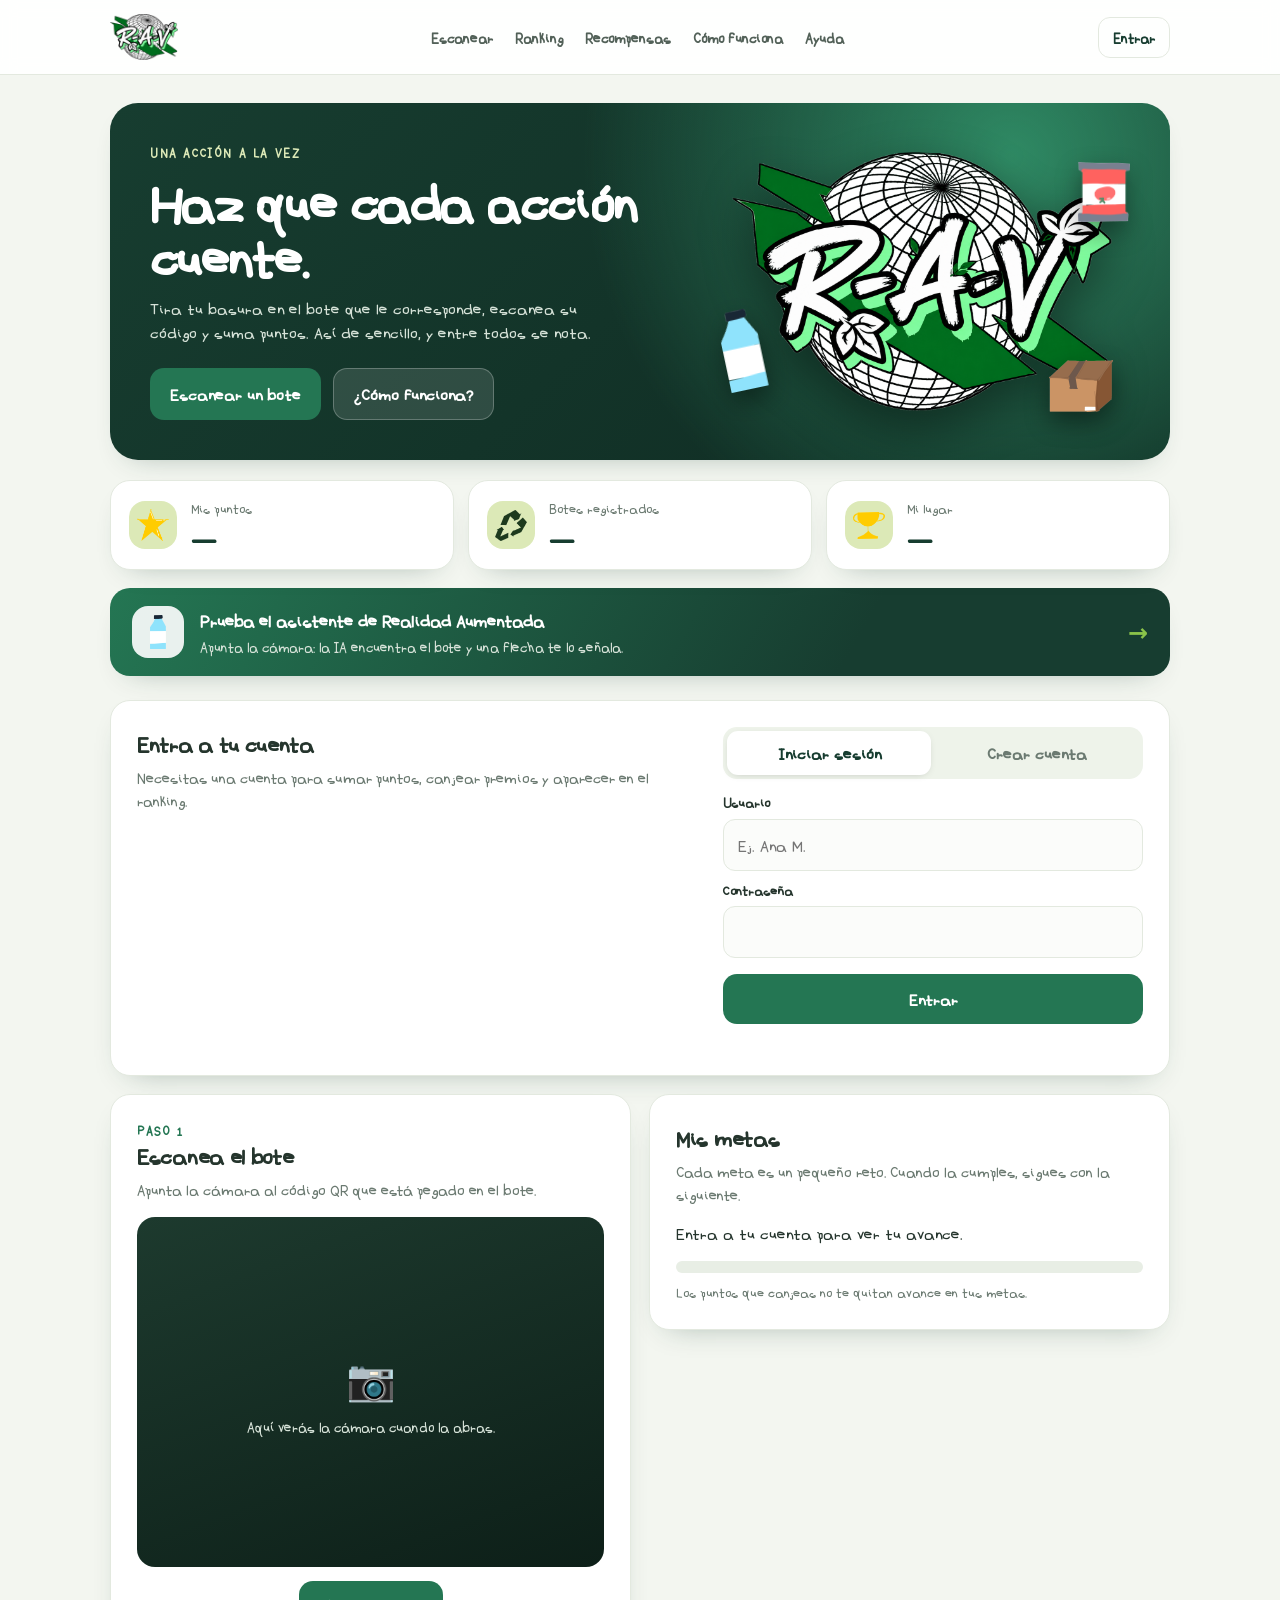
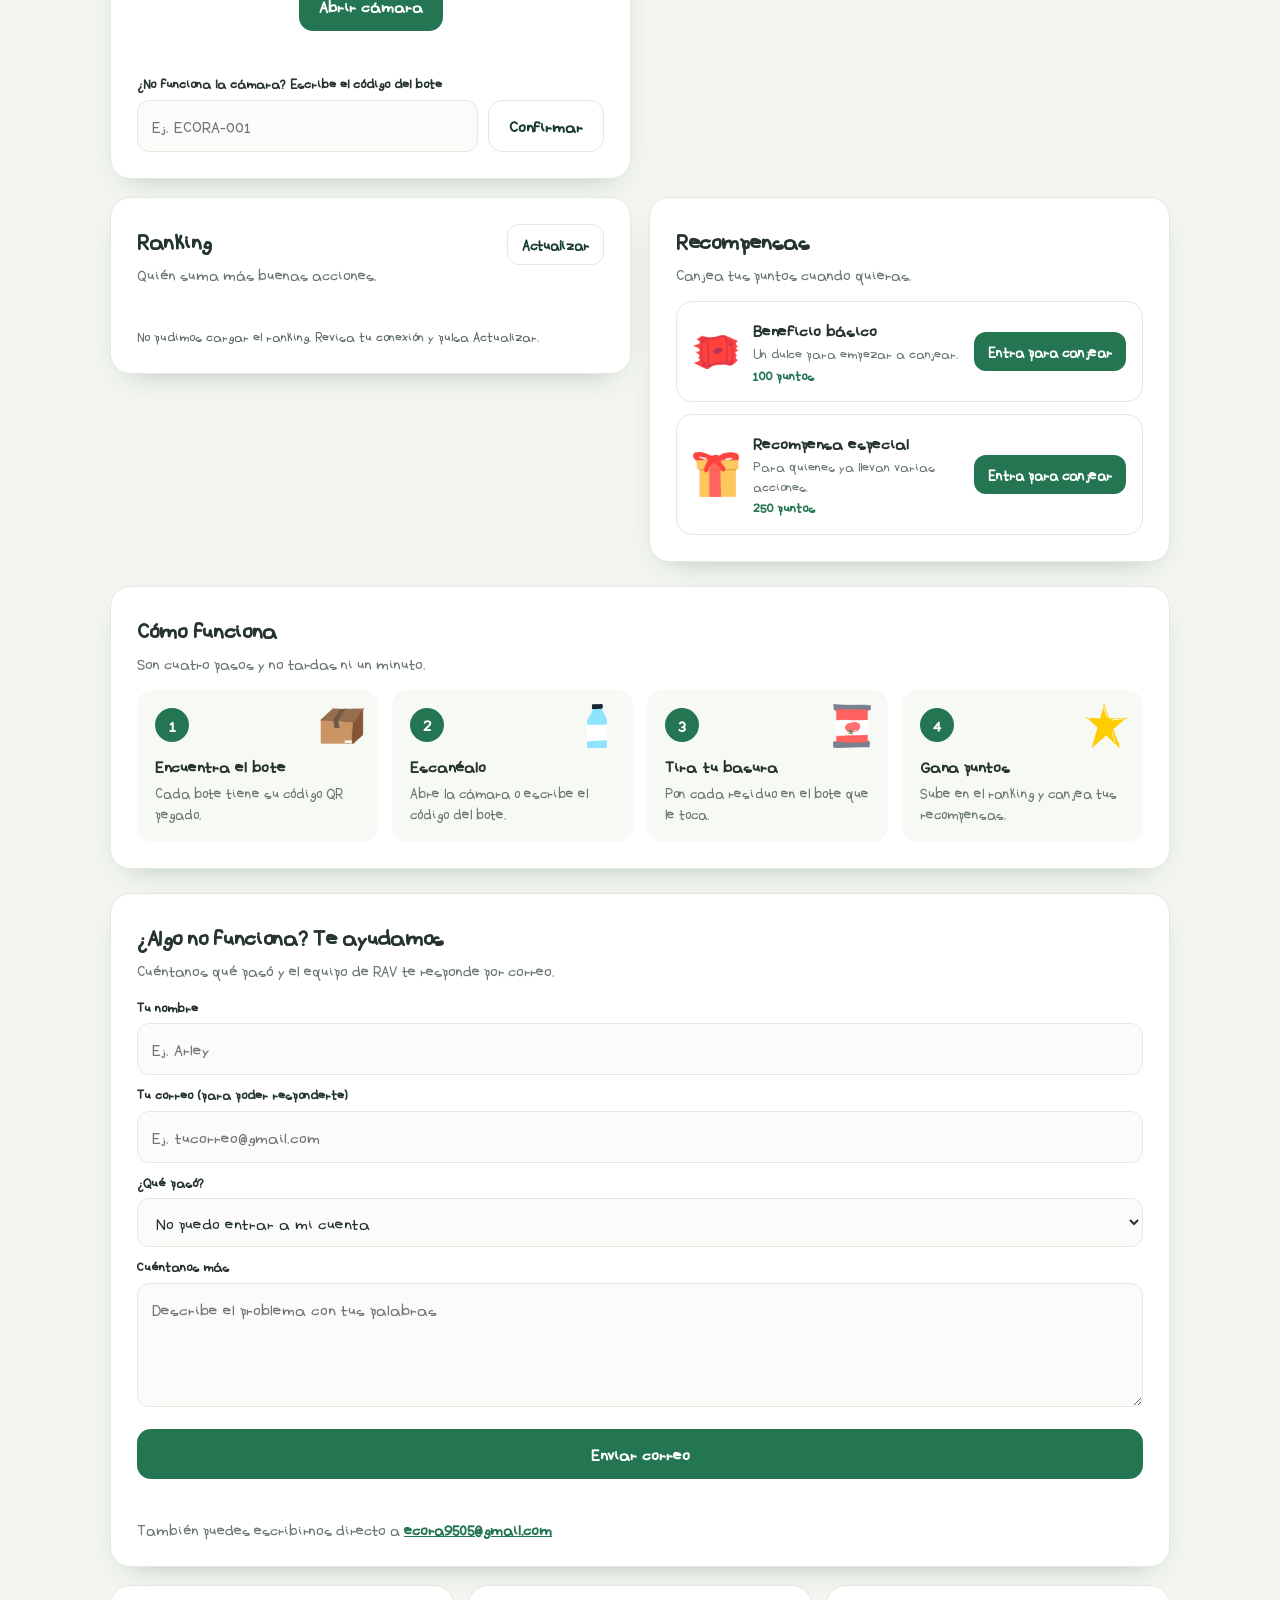
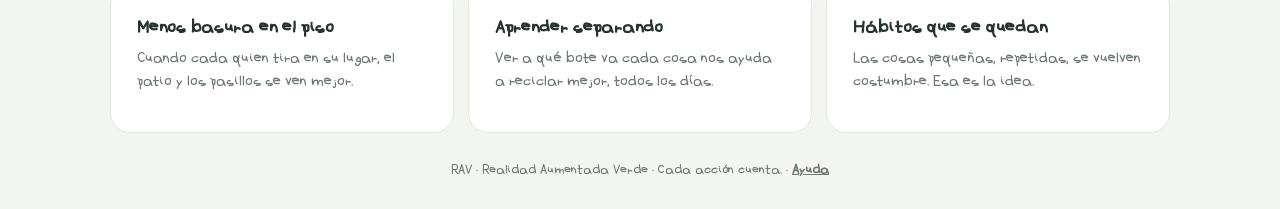
<file: docs/index.html>
<!DOCTYPE html>
<html lang="es">
<head>
  <meta charset="UTF-8">
  <meta name="viewport" content="width=device-width, initial-scale=1.0">
  <title>RAV | Cada acción cuenta</title>
  <meta name="description" content="RAV te ayuda a tirar la basura en su bote y a sumar puntos por hacerlo.">
  <link rel="stylesheet" href="styles.css?v=20261110">
  <link rel="icon" type="image/png" href="img/icono.png?v=15">
  <link rel="apple-touch-icon" href="img/icono.png?v=15">
</head>
<body>
<a class="skip" href="#main">Ir al contenido</a>

<header class="top">
  <div class="nav">
    <a class="logo" href="#inicio" aria-label="RAV, ir al inicio"><img src="img/logo.png?v=15" alt="" width="70" height="46"></a>
    <nav class="links" aria-label="Secciones">
      <a href="#escanear">Escanear</a>
      <a href="#ranking">Ranking</a>
      <a href="#recompensas">Recompensas</a>
      <a href="#como">Cómo funciona</a>
      <a href="#ayuda">Ayuda</a>
    </nav>
    <button class="btn ghost small" id="openAccount" type="button">Entrar</button>
  </div>
</header>

<main id="main" class="wrap">

  <!-- INICIO -->
  <section class="hero" id="inicio">
    <div>
      <p class="eyebrow">UNA ACCIÓN A LA VEZ</p>
      <h1>Haz que cada acción cuente.</h1>
      <p class="lead">
        Tira tu basura en el bote que le corresponde, escanea su código y suma puntos.
        Así de sencillo, y entre todos se nota.
      </p>
      <div class="hero-actions">
        <a class="btn" href="#escanear">Escanear un bote</a>
        <a class="btn light" href="#como">¿Cómo funciona?</a>
      </div>
    </div>
    <div class="hero-art">
      <img class="hero-logo" width="380" height="254" src="img/logo.png?v=15" alt="Logo de RAV: un globo terráqueo con el nombre del proyecto">
      <img class="float f1" width="38" src="img/botella.png" alt="" aria-hidden="true">
      <img class="float f2" width="52" src="img/lata.png" alt="" aria-hidden="true">
      <img class="float f3" width="64" src="img/carton.png" alt="" aria-hidden="true">
    </div>
  </section>

  <!-- RESUMEN -->
  <section class="stats" aria-label="Tu avance">
    <article class="stat">
      <span class="stat-icon" aria-hidden="true"><img src="img/estrella.png" alt="" width="32" height="32"></span>
      <div>
        <p class="stat-label">Mis puntos</p>
        <p class="stat-number" id="statPoints">0</p>
      </div>
    </article>
    <article class="stat">
      <span class="stat-icon" aria-hidden="true"><img src="img/reciclaje.png" alt="" width="32" height="32"></span>
      <div>
        <p class="stat-label">Botes registrados</p>
        <p class="stat-number" id="statScans">0</p>
      </div>
    </article>
    <article class="stat">
      <span class="stat-icon" aria-hidden="true"><img src="img/trofeo.png" alt="" width="32" height="32"></span>
      <div>
        <p class="stat-label">Mi lugar</p>
        <p class="stat-number" id="statRank">—</p>
      </div>
    </article>
  </section>

  <!-- REALIDAD AUMENTADA -->
  <a class="ra-promo" href="ra.html">
    <span class="ra-icon" aria-hidden="true"><img src="img/botella.png" alt="" width="32" height="32"></span>
    <span class="ra-text">
      <strong>Prueba el asistente de Realidad Aumentada</strong>
      <span>Apunta la cámara: la IA encuentra el bote y una flecha te lo señala.</span>
    </span>
    <span class="ra-go" aria-hidden="true">→</span>
  </a>

  <!-- CUENTA -->
  <section class="card account" id="cuenta">
    <div id="authOut">
      <div class="account-intro">
        <h2>Entra a tu cuenta</h2>
        <p class="muted">Necesitas una cuenta para sumar puntos, canjear premios y aparecer en el ranking.</p>
      </div>
      <div class="auth">
        <div class="tabs" role="tablist" aria-label="Tipo de acceso">
          <button class="tab active" type="button" id="tabLogin" role="tab" aria-selected="true">Iniciar sesión</button>
          <button class="tab" type="button" id="tabSignup" role="tab" aria-selected="false">Crear cuenta</button>
        </div>
        <form class="auth-form" id="authForm">
          <label for="authUser">Usuario</label>
          <input class="field" id="authUser" maxlength="30" autocomplete="username" placeholder="Ej. Ana M.">
          <label for="authPass">Contraseña</label>
          <input class="field" id="authPass" type="password" maxlength="64" autocomplete="current-password">
          <div id="confirmWrap" hidden>
            <label for="authPass2">Repite tu contraseña</label>
            <input class="field" id="authPass2" type="password" maxlength="64" autocomplete="new-password">
            <p class="small">Usa al menos 6 caracteres. Si la olvidas, el equipo RAV puede reiniciarla.</p>
          </div>
          <button class="btn" type="submit" id="authSubmit">Entrar</button>
          <p class="notice error" id="authNote" role="alert"></p>
        </form>
      </div>
    </div>

    <div class="signed-in" id="authIn" hidden>
      <span class="avatar" id="avatar" aria-hidden="true">E</span>
      <div class="signed-text">
        <h2 id="helloTitle">Hola</h2>
        <p class="muted">Tu sesión queda abierta en este dispositivo por 30 días.</p>
      </div>
      <button class="btn ghost" type="button" id="logoutBtn">Cerrar sesión</button>
    </div>
  </section>

  <div class="duo">
    <!-- ESCANEAR -->
    <section class="card" id="escanear">
      <p class="eyebrow dark">PASO 1</p>
      <h2>Escanea el bote</h2>
      <p class="muted">Apunta la cámara al código QR que está pegado en el bote.</p>

      <div class="viewfinder" id="viewfinder">
        <video id="video" playsinline muted></video>
        <div class="frame" aria-hidden="true"><i></i></div>
        <div class="cam-placeholder">
          <span class="cam-icon" aria-hidden="true">📷</span>
          <p>Aquí verás la cámara cuando la abras.</p>
        </div>
      </div>
      <canvas id="canvas" hidden></canvas>

      <div class="actions center">
        <button class="btn" type="button" id="camBtn">Abrir cámara</button>
      </div>
      <p class="notice" id="camStatus" role="status"></p>

      <form class="manual" id="manualForm" autocomplete="off">
        <label for="binId">¿No funciona la cámara? Escribe el código del bote</label>
        <div class="inline-form">
          <input class="field" id="binId" maxlength="40" placeholder="Ej. ECORA-001">
          <button class="btn secondary" type="submit">Confirmar</button>
        </div>
      </form>

      <div class="result" id="result" hidden>
        <p class="eyebrow dark">PASO 2</p>
        <h3 id="resultTitle"></h3>
        <p id="resultText" class="muted"></p>
        <button class="btn" type="button" id="registerBtn">Ya tiré mi basura</button>
        <p class="notice" id="resultNote"></p>
        <p class="motive" id="motive" hidden></p>
      </div>
    </section>

    <!-- METAS -->
    <section class="card" id="metas">
      <h2>Mis metas</h2>
      <p class="muted">Cada meta es un pequeño reto. Cuando la cumples, sigues con la siguiente.</p>
      <p id="goalText"></p>
      <div class="progress" aria-hidden="true"><div id="goalBar"></div></div>
      <p class="small">Los puntos que canjeas no te quitan avance en tus metas.</p>
    </section>
  </div>

  <div class="duo">
    <!-- RANKING -->
    <section class="card" id="ranking">
      <div class="section-head">
        <div>
          <h2>Ranking</h2>
          <p class="muted">Quién suma más buenas acciones.</p>
        </div>
        <button class="btn ghost small" type="button" id="refreshRanking">Actualizar</button>
      </div>
      <ol class="ranking" id="rankingList"></ol>
      <p class="notice" id="rankingNote"></p>
    </section>

    <!-- RECOMPENSAS -->
    <section class="card" id="recompensas">
      <h2>Recompensas</h2>
      <p class="muted">Canjea tus puntos cuando quieras.</p>
      <div class="rewards" id="rewardList"></div>
    </section>
  </div>

  <!-- CÓMO FUNCIONA -->
  <section class="card" id="como">
    <h2>Cómo funciona</h2>
    <p class="muted">Son cuatro pasos y no tardas ni un minuto.</p>
    <ol class="steps">
      <li>
        <span>1</span><img src="img/carton.png" alt="" width="32" height="32">
        <h3>Encuentra el bote</h3>
        <p>Cada bote tiene su código QR pegado.</p>
      </li>
      <li>
        <span>2</span><img src="img/botella.png" alt="" width="32" height="32">
        <h3>Escanéalo</h3>
        <p>Abre la cámara o escribe el código del bote.</p>
      </li>
      <li>
        <span>3</span><img src="img/lata.png" alt="" width="32" height="32">
        <h3>Tira tu basura</h3>
        <p>Pon cada residuo en el bote que le toca.</p>
      </li>
      <li>
        <span>4</span><img src="img/estrella.png" alt="" width="32" height="32">
        <h3>Gana puntos</h3>
        <p>Sube en el ranking y canjea tus recompensas.</p>
      </li>
    </ol>
  </section>

  <!-- NUESTRAS METAS -->
  <!-- AYUDA / SOPORTE -->
  <section class="card support" id="ayuda">
    <h2>¿Algo no funciona? Te ayudamos</h2>
    <p class="muted">Cuéntanos qué pasó y el equipo de RAV te responde por correo.</p>
    <form id="supportForm" class="auth-form" novalidate>
      <label for="supName">Tu nombre</label>
      <input class="field" id="supName" autocomplete="name" placeholder="Ej. Arley">
      <label for="supEmail">Tu correo (para poder responderte)</label>
      <input class="field" id="supEmail" type="email" autocomplete="email" placeholder="Ej. tucorreo@gmail.com">
      <label for="supType">¿Qué pasó?</label>
      <select class="field" id="supType">
        <option>No puedo entrar a mi cuenta</option>
        <option>No me dieron mis puntos</option>
        <option>La cámara o la RA no funciona</option>
        <option>Otra cosa</option>
      </select>
      <label for="supMsg">Cuéntanos más</label>
      <textarea class="field" id="supMsg" rows="4" placeholder="Describe el problema con tus palabras"></textarea>
      <button class="btn" type="submit" id="supSend">Enviar correo</button>
      <p class="notice" id="supNotice" role="status" aria-live="polite"></p>
    </form>
    <p class="muted support-mail">También puedes escribirnos directo a <a href="#" class="mailLink">el correo del equipo</a></p>
  </section>

  <section class="why" aria-label="Por qué lo hacemos">
    <article class="card">
      <h3>Menos basura en el piso</h3>
      <p class="muted">Cuando cada quien tira en su lugar, el patio y los pasillos se ven mejor.</p>
    </article>
    <article class="card">
      <h3>Aprender separando</h3>
      <p class="muted">Ver a qué bote va cada cosa nos ayuda a reciclar mejor, todos los días.</p>
    </article>
    <article class="card">
      <h3>Hábitos que se quedan</h3>
      <p class="muted">Las cosas pequeñas, repetidas, se vuelven costumbre. Esa es la idea.</p>
    </article>
  </section>

</main>

<footer>RAV · Realidad Aumentada Verde · Cada acción cuenta. · <a href="#ayuda">Ayuda</a></footer>

<nav class="tabbar" aria-label="Navegación rápida">
  <a href="#inicio"><span aria-hidden="true"><img src="img/reciclaje.png" alt="" width="32" height="32"></span>Inicio</a>
  <a href="#escanear"><span aria-hidden="true"><img src="img/botella.png" alt="" width="32" height="32"></span>Escanear</a>
  <a href="#ranking"><span aria-hidden="true"><img src="img/trofeo.png" alt="" width="32" height="32"></span>Ranking</a>
  <a href="#recompensas"><span aria-hidden="true"><img src="img/regalo.png" alt="" width="32" height="32"></span>Premios</a>
</nav>

<dialog id="confirmDialog" aria-labelledby="confirmTitle">
  <form method="dialog">
    <h3 id="confirmTitle">¿Canjear?</h3>
    <p class="muted" id="confirmText"></p>
    <div class="actions end">
      <button class="btn ghost" value="cancel" type="submit">Cancelar</button>
      <button class="btn" value="ok" type="submit">Sí, canjear</button>
    </div>
  </form>
</dialog>

<div id="toast" role="status" aria-live="polite" hidden></div>

<script src="soporte.js?v=20261118b"></script>
<script src="app.js?v=20261110"></script>
</body>
</html>
</file>
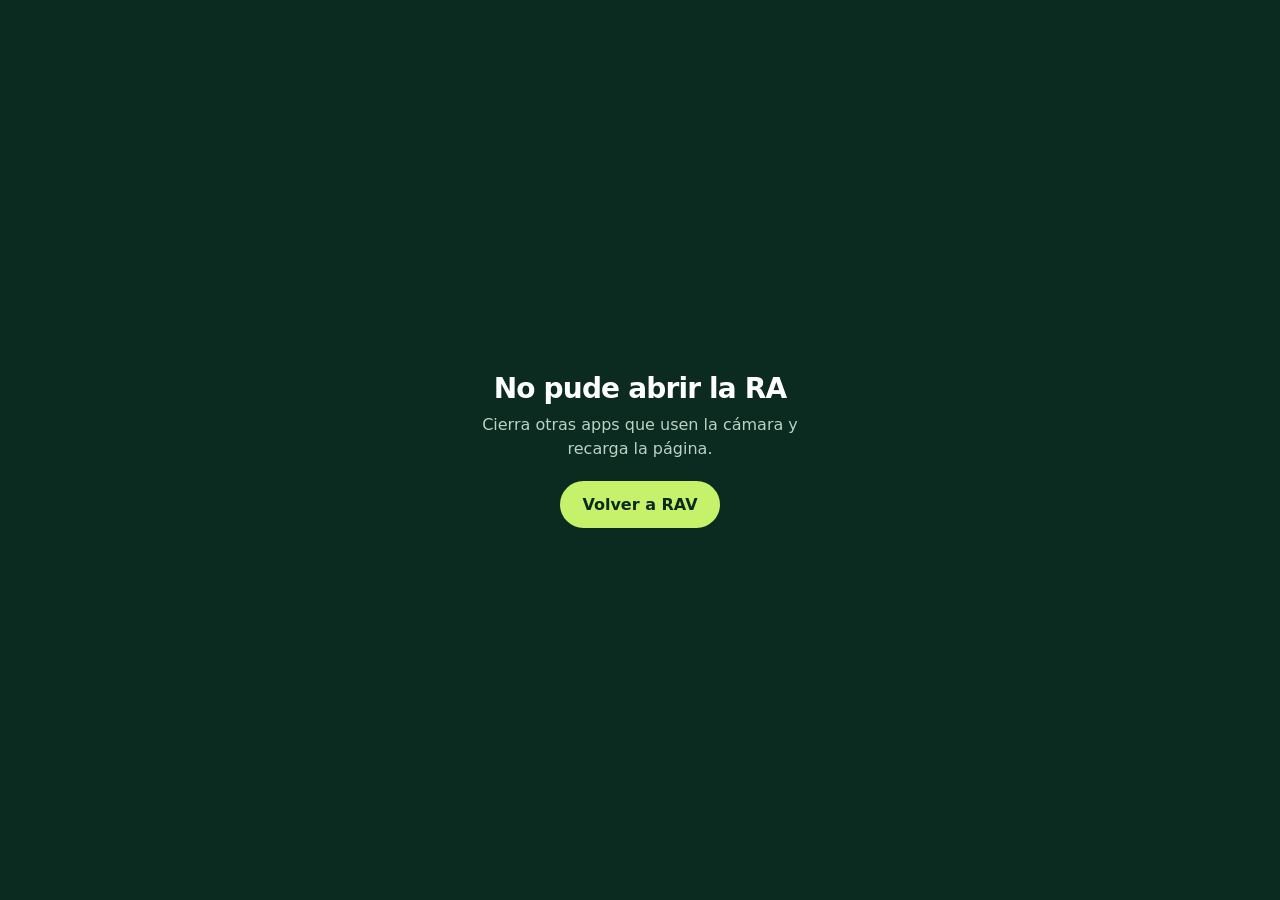
<file: docs/ra-tarjeta.html>
<!DOCTYPE html>
<html lang="es">
<head>
<meta charset="UTF-8">
<meta name="viewport" content="width=device-width, initial-scale=1, viewport-fit=cover">
<title>RAV | RA con tarjeta</title>
<meta name="theme-color" content="#0b2a20">
<style>
  :root { --forest:#0b2a20; --lime:#c6f26b; --cream:#f5f2e9; }
  * { box-sizing: border-box; }
  html, body { margin:0; height:100%; background:#000; font-family: system-ui, -apple-system, "Segoe UI", Roboto, sans-serif; color:#fff; overflow:hidden; }
  #ar { position:fixed; inset:0; }
  #ar video { position:absolute; inset:0; width:100%; height:100%; object-fit:cover; }
  .top { position:fixed; z-index:5; top:calc(10px + env(safe-area-inset-top)); left:12px; right:12px; display:flex; justify-content:space-between; gap:10px; pointer-events:none; }
  .pill { pointer-events:auto; display:inline-flex; align-items:center; gap:6px; padding:11px 16px; border-radius:999px; background:rgba(11,42,32,.82); color:#fff; font-weight:700; font-size:14px; text-decoration:none; border:0; backdrop-filter:blur(8px); }
  .hint { position:fixed; z-index:5; left:14px; right:14px; bottom:calc(22px + env(safe-area-inset-bottom)); padding:16px 18px; border-radius:24px; background:rgba(11,42,32,.9); backdrop-filter:blur(10px); transition:opacity .3s, transform .3s; }
  .hint b { display:block; font-size:18px; letter-spacing:-.01em; color:var(--lime); }
  .hint span { display:block; margin-top:4px; font-size:14px; line-height:1.4; color:#d6e6dc; }
  .hint.hide { opacity:0; transform:translateY(16px); pointer-events:none; }
  .found { position:fixed; z-index:5; left:50%; top:calc(66px + env(safe-area-inset-top)); transform:translate(-50%,-10px); padding:9px 16px; border-radius:999px; background:var(--lime); color:var(--forest); font-weight:800; font-size:14px; opacity:0; transition:opacity .25s, transform .25s; white-space:nowrap; }
  .found.show { opacity:1; transform:translate(-50%,0); }
  .frame { position:fixed; z-index:4; left:50%; top:46%; width:min(70vw,320px); aspect-ratio:1; transform:translate(-50%,-50%); pointer-events:none; transition:opacity .3s; }
  .frame i { position:absolute; width:22%; height:22%; border:5px solid var(--lime); }
  .frame i:nth-child(1){top:0;left:0;border-right:0;border-bottom:0;border-radius:22px 0 0 0}
  .frame i:nth-child(2){top:0;right:0;border-left:0;border-bottom:0;border-radius:0 22px 0 0}
  .frame i:nth-child(3){bottom:0;left:0;border-right:0;border-top:0;border-radius:0 0 0 22px}
  .frame i:nth-child(4){bottom:0;right:0;border-left:0;border-top:0;border-radius:0 0 22px 0}
  .frame.hide { opacity:0; }
  .load { position:fixed; inset:0; z-index:9; display:grid; place-items:center; text-align:center; padding:30px; background:var(--forest); transition:opacity .4s; }
  .load.hide { opacity:0; pointer-events:none; }
  .load h1 { margin:0 0 8px; font-size:28px; letter-spacing:-.03em; }
  .load p { margin:0 auto; max-width:320px; color:#bcd2c5; line-height:1.5; }
  .load .btn { display:inline-block; margin-top:20px; padding:14px 22px; border-radius:999px; background:var(--lime); color:var(--forest); font-weight:800; text-decoration:none; border:0; font-size:16px; }
  .spin { width:46px; height:46px; margin:0 auto 18px; border-radius:50%; border:5px solid rgba(198,242,107,.25); border-top-color:var(--lime); animation:sp 1s linear infinite; }
  @keyframes sp { to { transform:rotate(360deg); } }
</style>
<script type="importmap">{ "imports": { "three": "./lib/three.module.js", "three/addons/": "./lib/addons/" } }</script>
</head>
<body>
<div id="ar" aria-label="Cámara con realidad aumentada"></div>
<div class="top">
  <a class="pill" href="index.html">← RAV</a>
  <a class="pill" href="ar/tarjeta-rav.png" download="tarjeta-RAV.png">Descargar tarjeta</a>
</div>
<div class="frame" id="frame" aria-hidden="true"><i></i><i></i><i></i><i></i></div>
<div class="found" id="found" role="status">¡Encontré tu tarjeta RAV!</div>
<div class="hint" id="hint" role="status"><b>Apunta a la tarjeta RAV</b><span>Ponla en una mesa o pégala en el bote. La mascota aparece encima y se queda ahí aunque muevas el celular.</span></div>
<div class="load" id="load"><div><div class="spin"></div><h1>Abriendo la RA…</h1><p id="loadMsg">Acepta el permiso de la cámara cuando el celular te lo pida.</p></div></div>

<script type="module">
import * as THREE from "three";
import { MindARThree } from "./lib/mindar/mindar-image-three.prod.js";

const $ = id => document.getElementById(id);
const stop = (title, msg) => {
  $("load").classList.remove("hide");
  $("load").innerHTML = `<div><h1>${title}</h1><p>${msg}</p><a class="btn" href="index.html">Volver a RAV</a></div>`;
};
if (!navigator.mediaDevices || !navigator.mediaDevices.getUserMedia) {
  stop("Tu navegador no deja usar la cámara", "Abre esta página con Chrome (Android) o Safari (iPhone), y que la dirección empiece con https.");
  throw new Error("sin cámara");
}

/* ---------- Mascota: "Verdi", un bote que se come la basura ---------- */
const M = (c, o = {}) => new THREE.MeshStandardMaterial({ color: c, roughness: .45, metalness: 0, ...o });
function mascota() {
  const g = new THREE.Group();
  const cuerpo = new THREE.Mesh(new THREE.CylinderGeometry(.27, .22, .5, 40), M(0x1f9d62));
  cuerpo.position.y = .25; g.add(cuerpo);
  const vientre = new THREE.Mesh(new THREE.CylinderGeometry(.2, .16, .3, 32, 1, false, -.9, 1.8), M(0xc6f26b));
  vientre.position.set(0, .2, .06); vientre.scale.z = 1; g.add(vientre);
  const boca = new THREE.Mesh(new THREE.CylinderGeometry(.24, .24, .02, 40), M(0x06221a)); boca.position.y = .505; g.add(boca);
  const aro = new THREE.Mesh(new THREE.TorusGeometry(.265, .028, 12, 40), M(0x14774a)); aro.rotation.x = Math.PI / 2; aro.position.y = .505; g.add(aro);
  const tapa = new THREE.Group(); tapa.position.set(0, .51, -.26);
  const tp = new THREE.Mesh(new THREE.CylinderGeometry(.3, .3, .05, 40), M(0x14774a)); tp.position.z = .26; tapa.add(tp); g.add(tapa);
  for (const x of [-.09, .09]) {
    const o = new THREE.Mesh(new THREE.SphereGeometry(.07, 24, 16), M(0xffffff, { roughness: .2 })); o.position.set(x, .33, .22); o.scale.z = .5; g.add(o);
    const p = new THREE.Mesh(new THREE.SphereGeometry(.035, 16, 12), M(0x06221a)); p.position.set(x, .33, .25); g.add(p);
  }
  const sonrisa = new THREE.Mesh(new THREE.TorusGeometry(.07, .014, 8, 24, Math.PI), M(0x06221a));
  sonrisa.rotation.z = Math.PI; sonrisa.position.set(0, .25, .24); g.add(sonrisa);
  for (const s of [-1, 1]) {
    const b = new THREE.Mesh(new THREE.SphereGeometry(.06, 16, 12), M(0x14774a)); b.position.set(s * .31, .2, 0); b.scale.set(1, 1.3, 1); g.add(b);
  }
  const emblema = new THREE.Mesh(new THREE.TorusGeometry(.045, .012, 8, 24), M(0x0b2a20)); emblema.position.set(0, .12, .205); g.add(emblema);
  return { g, tapa, cuerpo };
}
function lata() {
  const g = new THREE.Group();
  g.add(new THREE.Mesh(new THREE.CylinderGeometry(.07, .07, .17, 24), new THREE.MeshStandardMaterial({ color: 0xdfe6ea, metalness: .9, roughness: .25 })));
  const et = new THREE.Mesh(new THREE.CylinderGeometry(.0715, .0715, .09, 24, 1, true), M(0xff6b4a)); g.add(et);
  return g;
}
function sprite(texto) {
  const c = document.createElement("canvas"); c.width = 256; c.height = 128; const x = c.getContext("2d");
  x.font = "800 92px system-ui, sans-serif"; x.textAlign = "center"; x.textBaseline = "middle";
  x.lineWidth = 14; x.strokeStyle = "#0b2a20"; x.strokeText(texto, 128, 66); x.fillStyle = "#c6f26b"; x.fillText(texto, 128, 66);
  const s = new THREE.Sprite(new THREE.SpriteMaterial({ map: new THREE.CanvasTexture(c), transparent: true, depthTest: false }));
  s.scale.set(.5, .25, 1); return s;
}

/* ---------- Escena ---------- */
async function iniciar() {
  const mindar = new MindARThree({
    container: $("ar"), imageTargetSrc: "ar/tarjeta.mind", maxTrack: 1,
    uiLoading: "no", uiScanning: "no", uiError: "no",
    filterMinCF: 0.0005, filterBeta: 60, missTolerance: 8, warmupTolerance: 4,
  });
  const { renderer, scene, camera } = mindar;
  renderer.outputColorSpace = THREE.SRGBColorSpace;
  scene.add(new THREE.AmbientLight(0xffffff, 1.1));
  const sol = new THREE.DirectionalLight(0xffffff, 2.2); sol.position.set(.5, 1, 1.5); scene.add(sol);

  const anchor = mindar.addAnchor(0);
  const mundo = new THREE.Group(); mundo.rotation.x = Math.PI / 2; mundo.scale.setScalar(.55);   // lo que "se para" sobre la tarjeta
  const giro = new THREE.Group(); giro.add(mundo); anchor.group.add(giro);   // 'giro' hace que la mascota mire siempre hacia ti
  const camLocal = new THREE.Vector3();
  const sombra = new THREE.Mesh(new THREE.CircleGeometry(.17, 32), new THREE.MeshBasicMaterial({ color: 0x000000, transparent: true, opacity: .28 }));
  anchor.group.add(sombra); sombra.position.z = .003;

  const v = mascota(); v.g.scale.setScalar(1.15); v.g.position.set(0, 0, 0); mundo.add(v.g);
  const l = lata(); mundo.add(l);
  const mas = sprite("+20"); mundo.add(mas); mas.visible = false;

  let encontrada = false;
  anchor.onTargetFound = () => { encontrada = true; $("hint").classList.add("hide"); $("frame").classList.add("hide"); $("found").classList.add("show"); setTimeout(() => $("found").classList.remove("show"), 2200); };
  anchor.onTargetLost = () => { encontrada = false; $("hint").classList.remove("hide"); $("frame").classList.remove("hide"); };

  await mindar.start();
  $("load").classList.add("hide");

  const reloj = new THREE.Clock();
  renderer.setAnimationLoop(() => {
    const t = reloj.getElapsedTime(), c = (t % 3.2) / 3.2;       // ciclo de 3.2 s
    // la lata cae a la boca de la mascota
    const caida = Math.min(1, c / .5);
    l.visible = c < .52;
    l.position.set(Math.sin(t * 2) * .02, .62 + (1 - caida * caida) * 1.0 - caida * .1, 0.04);
    l.rotation.set(0, t * 3, .5 * (1 - caida));
    // la mascota se aplasta y salta cuando traga
    const tragar = c > .5 && c < .75 ? Math.sin((c - .5) / .25 * Math.PI) : 0;
    v.g.scale.set(1.15 * (1 + .12 * tragar), 1.15 * (1 - .18 * tragar), 1.15 * (1 + .12 * tragar));
    v.g.position.y = Math.abs(Math.sin(t * 3.1)) * .02 + (c > .75 && c < .9 ? Math.sin((c - .75) / .15 * Math.PI) * .12 : 0);
    v.tapa.rotation.x = -(c > .3 && c < .7 ? Math.sin((c - .3) / .4 * Math.PI) * 1.1 : 0);
    // +20 sube
    const s = c > .55 && c < .95 ? (c - .55) / .4 : -1;
    mas.visible = s >= 0; if (s >= 0) { mas.position.set(0, .75 + s * .35, .12); mas.material.opacity = 1 - Math.max(0, s - .6) / .4; }
    camLocal.copy(camera.position); anchor.group.worldToLocal(camLocal);
    giro.rotation.z = Math.atan2(camLocal.x, -camLocal.y);
    renderer.render(scene, camera);
  });
  window.__ar = { mindar, get encontrada() { return encontrada; } };
}
iniciar().catch(e => {
  console.error(e);
  const n = (e && e.name) || "";
  if (n === "NotAllowedError" || /denied|permission/i.test(String(e))) stop("Necesito tu cámara", "Activa el permiso de la cámara para esta página (en el candado de la barra de direcciones) y vuelve a abrirla.");
  else if (n === "NotFoundError") stop("No encontré una cámara", "Prueba desde tu celular.");
  else stop("No pude abrir la RA", "Cierra otras apps que usen la cámara y recarga la página.");
});
</script>
</body>
</html>
</file>
<file: docs/styles.css>
@font-face {
  font-family: "MiLetra";
  src: url("fonts/MiLetra.ttf?v=3") format("truetype");
  font-display: swap;
}

:root {
  --green: #247653;
  --green-dark: #173d30;
  --green-soft: #dce9b7;
  --lime: #8bc34a;
  --bg: #f3f6f0;
  --card: #ffffff;
  --text: #25352d;
  --muted: #6b7a71;
  --border: #e3e9df;
  --radius: 20px;
  --shadow: 0 12px 30px -20px rgba(23, 61, 48, .45);
}

* { box-sizing: border-box; }
html { scroll-behavior: smooth; scroll-padding-top: 90px; }
body {
  margin: 0;
  background: var(--bg);
  color: var(--text);
  font-family: "MiLetra", system-ui, -apple-system, "Segoe UI", Roboto, Arial, sans-serif;
  line-height: 1.5;
  -webkit-font-smoothing: antialiased;
}
[hidden] { display: none !important; }
button, input { font: inherit; }
button { cursor: pointer; }
a { color: inherit; }
:focus-visible { outline: 3px solid var(--lime); outline-offset: 2px; }

.sr-only {
  position: absolute; width: 1px; height: 1px; overflow: hidden;
  clip: rect(0 0 0 0); white-space: nowrap;
}
.skip { position: absolute; left: -999px; }
.skip:focus { left: 16px; top: 16px; background: #fff; padding: 8px 12px; z-index: 50; }

.wrap { max-width: 1100px; margin: 0 auto; padding: 0 20px; }
main { padding-bottom: 40px; }
section { margin-top: 24px; scroll-margin-top: 84px; }

/* ---------- Encabezado ---------- */
header.top {
  position: sticky; top: 0; z-index: 20;
  background: rgba(255, 255, 255, .92);
  backdrop-filter: blur(8px);
  border-bottom: 1px solid var(--border);
}
.nav {
  max-width: 1100px; margin: 0 auto; padding: 14px 20px;
  display: flex; align-items: center; justify-content: space-between; gap: 16px;
}
.logo { display: flex; align-items: center; text-decoration: none; }
.logo img { height: 46px; width: auto; display: block; }
.logo span { font-size: 22px; font-weight: 900; letter-spacing: -.5px; color: var(--green-dark); margin-left: 8px; }
.links { display: flex; gap: 22px; }
.links a { text-decoration: none; font-size: 14px; font-weight: 600; color: #526158; }
.links a:hover { color: var(--green); }

/* ---------- Botones ---------- */
.btn {
  display: inline-flex; align-items: center; justify-content: center; gap: 8px;
  border: 0; border-radius: 14px; padding: 13px 20px;
  background: var(--green); color: #fff; font-weight: 700; text-decoration: none;
  transition: transform .15s, filter .15s;
}
.btn:hover { filter: brightness(.95); }
.btn:active { transform: scale(.98); }
.btn:disabled { background: #b9c6bd; cursor: not-allowed; transform: none; }
.btn.secondary { background: #fff; color: var(--green-dark); border: 1px solid var(--border); }
.btn.ghost { background: transparent; color: var(--green-dark); border: 1px solid var(--border); }
.btn.light { background: rgba(255, 255, 255, .12); color: #fff; border: 1px solid rgba(255, 255, 255, .25); }
.btn.small { padding: 9px 14px; font-size: 14px; border-radius: 12px; }

/* ---------- Inicio ---------- */
.hero {
  margin-top: 28px;
  display: grid; grid-template-columns: 1.3fr 1fr; gap: 24px; align-items: center;
  padding: 40px; border-radius: 28px; color: #fff; overflow: hidden;
  background:
    radial-gradient(circle at 85% 15%, #2f8a64 0, transparent 45%),
    linear-gradient(135deg, #173d30, #0f2b22);
  box-shadow: var(--shadow);
}
.eyebrow { margin: 0; font-size: 12px; font-weight: 800; letter-spacing: 1.6px; color: var(--green-soft); }
.eyebrow.dark { color: var(--green); }
.hero h1 { font-size: clamp(32px, 5vw, 52px); line-height: 1.05; letter-spacing: -1px; margin: 12px 0 14px; }
.lead { color: #d6e2d8; font-size: 16px; max-width: 460px; margin: 0 0 24px; }
.hero-actions { display: flex; gap: 12px; flex-wrap: wrap; }
.hero-art { position: relative; display: grid; place-items: center; min-height: 260px; }
.hero-logo {
  width: min(100%, 380px); height: auto;
  filter: drop-shadow(0 18px 24px rgba(0, 0, 0, .45));
}
.hero-art .float {
  position: absolute; height: auto; filter: drop-shadow(0 10px 12px rgba(0, 0, 0, .4));
  animation: flotar 4s ease-in-out infinite;
}
.hero-art .f1 { width: 38px; left: 2%; bottom: 8%; transform: rotate(-12deg); }
.hero-art .f2 { width: 52px; right: 0; top: 4%; animation-delay: -1.3s; }
.hero-art .f3 { width: 64px; right: 4%; bottom: 0; animation-delay: -2.6s; }
@keyframes flotar { 0%, 100% { translate: 0 0; } 50% { translate: 0 -10px; } }

/* ---------- Resumen ---------- */
.stats { display: grid; grid-template-columns: repeat(3, 1fr); gap: 14px; margin-top: 20px; }
.stat {
  display: flex; align-items: center; gap: 14px; padding: 18px;
  background: #fff; border: 1px solid var(--border); border-radius: var(--radius); box-shadow: var(--shadow);
}
.stat-icon {
  width: 48px; height: 48px; flex-shrink: 0; border-radius: 16px;
  display: grid; place-items: center; background: var(--green-soft); font-size: 24px;
}
.stat-icon img { width: 32px; height: 32px; object-fit: contain; }
.stat-label { margin: 0; color: var(--muted); font-size: 13px; }
.stat-number { margin: 2px 0 0; font-size: 28px; font-weight: 800; line-height: 1.1; color: var(--green-dark); }

/* ---------- Tarjetas ---------- */
.card {
  background: #fff; border: 1px solid var(--border); border-radius: var(--radius);
  padding: 26px; box-shadow: var(--shadow); min-width: 0;
}
.card h2 { margin: 0 0 6px; font-size: 22px; letter-spacing: -.3px; }
.card h3 { margin: 0 0 6px; font-size: 18px; }
.muted { color: var(--muted); margin: 0 0 16px; font-size: 15px; }
p.small { font-size: 13px; color: var(--muted); margin: 10px 0 0; }
.section-head { display: flex; justify-content: space-between; align-items: flex-start; gap: 12px; }
.duo { display: grid; grid-template-columns: 1fr 1fr; gap: 18px; margin-top: 18px; align-items: start; }
.duo > section { margin-top: 0; }

/* ---------- Acceso a RA ---------- */
.ra-promo {
  display: flex; align-items: center; gap: 16px; margin-top: 18px; padding: 18px 22px;
  border-radius: var(--radius); text-decoration: none; color: #fff;
  background: linear-gradient(120deg, #247653, #173d30 70%);
  box-shadow: var(--shadow); transition: transform .15s;
}
.ra-promo:hover { transform: translateY(-2px); }
.ra-icon {
  width: 52px; height: 52px; flex-shrink: 0; border-radius: 16px;
  display: grid; place-items: center; font-size: 26px; background: rgba(255, 255, 255, .9);
}
.ra-icon img { width: 34px; height: 34px; object-fit: contain; }
.ra-text { flex: 1; min-width: 0; display: flex; flex-direction: column; gap: 2px; }
.ra-text strong { font-size: 17px; }
.ra-text span { font-size: 14px; color: #d6e2d8; }
.ra-go { font-size: 24px; font-weight: 800; color: var(--lime); }

/* ---------- Cuenta ---------- */
#authOut { display: grid; grid-template-columns: 1fr minmax(0, 420px); gap: 28px; align-items: start; }
.account-intro .muted { margin: 0; }
.tabs {
  display: flex; gap: 4px; padding: 4px; margin-bottom: 14px;
  background: #eef3ea; border-radius: 14px;
}
.tab {
  flex: 1; border: 0; background: transparent; padding: 10px;
  border-radius: 11px; font-weight: 700; color: var(--muted);
}
.tab.active { background: #fff; color: var(--green-dark); box-shadow: 0 2px 8px -4px rgba(0, 0, 0, .25); }
.auth-form label { display: block; font-size: 13px; font-weight: 700; margin: 10px 0 6px; }
.auth-form .btn { width: 100%; margin-top: 16px; }
.auth-form .small { margin-top: 8px; }
.notice.error { color: #b5452f; font-weight: 600; }
.signed-in { display: flex; align-items: center; gap: 16px; flex-wrap: wrap; }
.signed-text { flex: 1; min-width: 200px; }
.signed-text .muted { margin: 0; }
.avatar {
  width: 52px; height: 52px; flex-shrink: 0; border-radius: 50%;
  display: grid; place-items: center; font-size: 22px; font-weight: 800;
  background: var(--green-dark); color: var(--green-soft);
}

/* ---------- Formularios ---------- */
.field {
  width: 100%; padding: 13px 14px;
  border: 1px solid var(--border); border-radius: 12px;
  background: #fbfcfa; color: var(--text);
}
.field:focus { border-color: var(--green); outline: none; box-shadow: 0 0 0 3px rgba(36, 118, 83, .18); }
.inline-form { display: flex; gap: 10px; }
.inline-form .field { flex: 1; min-width: 0; }
.manual label { display: block; font-size: 13px; font-weight: 700; margin: 18px 0 6px; }
.actions { display: flex; gap: 10px; flex-wrap: wrap; margin-top: 14px; }
.actions.center { justify-content: center; }
.actions.end { justify-content: flex-end; }
.notice { font-size: 13px; color: #5f6e64; margin: 12px 0 0; min-height: 1em; }

/* ---------- Escanear ---------- */
.viewfinder {
  position: relative; aspect-ratio: 4 / 3; overflow: hidden;
  display: flex; align-items: center; justify-content: center;
  border-radius: 18px; background: linear-gradient(160deg, #1d3a2e, #0d1f18);
}
.viewfinder video {
  position: absolute; inset: 0; width: 100%; height: 100%;
  object-fit: cover; display: none;
}
.viewfinder.on video { display: block; }
.viewfinder.on .cam-placeholder { display: none; }
.cam-placeholder { text-align: center; color: #d6e2d8; padding: 20px; }
.cam-placeholder p { margin: 0; font-size: 14px; }
.cam-icon { font-size: 40px; display: block; margin-bottom: 8px; }
.frame {
  position: absolute; inset: 16%; display: none;
  border: 3px solid rgba(139, 195, 74, .95); border-radius: 18px;
  box-shadow: 0 0 0 999px rgba(0, 0, 0, .28);
}
.viewfinder.on .frame { display: block; }
.frame i {
  position: absolute; left: 8%; right: 8%; height: 2px; top: 0;
  background: var(--lime); box-shadow: 0 0 10px var(--lime);
  animation: scan 2.2s ease-in-out infinite;
}
@keyframes scan {
  0%   { top: 4%; }
  50%  { top: 94%; }
  100% { top: 4%; }
}

/* ---------- Resultado ---------- */
.result {
  margin-top: 18px; padding: 18px; border-radius: 16px;
  background: #f1f7e9; border: 1px solid #d7e6c2;
}
.result h3 { margin: 6px 0 4px; font-size: 20px; }
.result p { margin: 0; }
.result .btn { margin-top: 14px; width: 100%; }
.motive { margin-top: 12px !important; font-style: italic; color: var(--green-dark); }

/* ---------- Metas ---------- */
.progress {
  height: 12px; margin: 14px 0 10px; overflow: hidden;
  background: #e8eee5; border-radius: 999px;
}
.progress > div {
  height: 100%; width: 0;
  background: linear-gradient(90deg, var(--green), var(--lime));
  border-radius: inherit; transition: width .5s ease;
}

/* ---------- Ranking ---------- */
.ranking { list-style: none; margin: 14px 0 0; padding: 0; display: flex; flex-direction: column; gap: 8px; }
.rank-row {
  display: flex; align-items: center; gap: 12px; padding: 11px 12px;
  border: 1px solid var(--border); border-radius: 14px; background: #fbfcfa;
}
.rank-row.me { background: var(--green-dark); border-color: var(--green-dark); color: #fff; }
.rank-pos {
  width: 32px; height: 32px; flex-shrink: 0; border-radius: 10px;
  display: grid; place-items: center; font-size: 14px; font-weight: 800;
  background: var(--green-soft); color: var(--green-dark);
}
.rank-row.me .rank-pos { background: var(--lime); }
.rank-name { flex: 1; min-width: 0; font-weight: 600; overflow: hidden; text-overflow: ellipsis; white-space: nowrap; }
.rank-pts { font-weight: 800; color: var(--green); }
.rank-row.me .rank-pts { color: #fff; }

/* ---------- Recompensas ---------- */
.rewards { display: flex; flex-direction: column; gap: 12px; margin-top: 14px; }
.reward {
  display: flex; align-items: center; gap: 14px; padding: 16px;
  border: 1px solid var(--border); border-radius: 16px;
}
.reward-icon { width: 46px; height: 46px; object-fit: contain; flex-shrink: 0; }
.reward-body { flex: 1; min-width: 0; }
.reward h3 { margin: 0; font-size: 16px; }
.reward p { margin: 2px 0 0; font-size: 13px; color: var(--muted); }
.reward-cost { font-weight: 800; color: var(--green) !important; }
.reward .btn { flex-shrink: 0; }

/* ---------- Cómo funciona ---------- */
.steps {
  list-style: none; margin: 16px 0 0; padding: 0;
  display: grid; grid-template-columns: repeat(4, 1fr); gap: 14px;
}
.steps li { position: relative; background: #f7faf4; border-radius: 16px; padding: 18px; }
.steps li > img { position: absolute; top: 14px; right: 14px; width: 44px; height: 44px; object-fit: contain; }
.steps span {
  display: inline-grid; place-items: center; width: 34px; height: 34px;
  border-radius: 50%; background: var(--green); color: #fff; font-weight: 800;
}
.steps h3 { margin: 12px 0 4px; font-size: 16px; }
.steps p { margin: 0; font-size: 14px; color: var(--muted); }

.why { display: grid; grid-template-columns: repeat(3, 1fr); gap: 14px; margin-top: 18px; }
.why .card { box-shadow: none; }

/* ---------- Pie, diálogo, aviso ---------- */
footer { text-align: center; padding: 26px 20px 30px; color: var(--muted); font-size: 13px; }

dialog {
  border: 0; border-radius: 20px; padding: 24px;
  width: calc(100% - 32px); max-width: 360px;
  color: var(--text); box-shadow: 0 30px 60px -20px rgba(0, 0, 0, .4);
}
dialog::backdrop { background: rgba(15, 35, 28, .45); }
dialog h3 { margin: 0 0 8px; font-size: 20px; }
dialog .muted { margin-bottom: 18px; }

#toast {
  position: fixed; left: 50%; bottom: 24px; transform: translateX(-50%);
  z-index: 60; max-width: 90%; padding: 12px 18px; border-radius: 14px;
  background: var(--green-dark); color: #fff; font-size: 14px; font-weight: 600;
  text-align: center; box-shadow: var(--shadow);
}

.tabbar { display: none; }

/* ---------- Responsivo ---------- */
@media (max-width: 860px) {
  .duo, .hero, #authOut { grid-template-columns: 1fr; }
  #authOut { gap: 16px; }
  .steps { grid-template-columns: 1fr 1fr; }
  .why { grid-template-columns: 1fr; }
}

@media (max-width: 760px) {
  .links { display: none; }
  .tabbar {
    position: fixed; left: 0; right: 0; bottom: 0; z-index: 30;
    display: grid; grid-template-columns: repeat(4, 1fr);
    padding: 6px 6px calc(6px + env(safe-area-inset-bottom));
    background: #fff; border-top: 1px solid var(--border);
  }
  .tabbar a {
    text-align: center; text-decoration: none; padding: 6px 0;
    font-size: 12px; font-weight: 700; color: var(--muted);
  }
  .tabbar span { display: block; height: 26px; margin-bottom: 2px; }
  .tabbar img { height: 26px; width: 26px; object-fit: contain; }
  main { padding-bottom: 96px; }
  #toast { bottom: 96px; }
}

@media (max-width: 640px) {
  .wrap { padding: 0 14px; }
  .hero { padding: 26px 22px; }
  .hero-art { min-height: 200px; }
  .hero-logo { width: min(100%, 300px); }
  .logo img { height: 38px; }
  .stats { gap: 10px; }
  .stat { flex-direction: column; text-align: center; padding: 14px 8px; gap: 8px; }
  .stat-icon { width: 40px; height: 40px; font-size: 20px; }
  .stat-icon img { width: 26px; height: 26px; }
  .stat-number { font-size: 22px; }
  .stat-label { font-size: 12px; }
  .card { padding: 20px; }
  .steps { grid-template-columns: 1fr; }
  .inline-form { flex-direction: column; }
  .inline-form .btn { width: 100%; }
  .reward { flex-wrap: wrap; }
  .reward .btn { width: 100%; }
}

@media (prefers-reduced-motion: reduce) {
  *, *::before, *::after { animation: none !important; transition: none !important; }
  html { scroll-behavior: auto; }
}

/* Ayuda / soporte */
.support select.field, .support textarea.field { width: 100%; font: inherit; }
.support textarea.field { resize: vertical; min-height: 96px; }
.support-mail { margin: 14px 0 0; }
.support-mail a { color: var(--green); font-weight: 700; }
footer a { color: inherit; font-weight: 700; }
</file>
